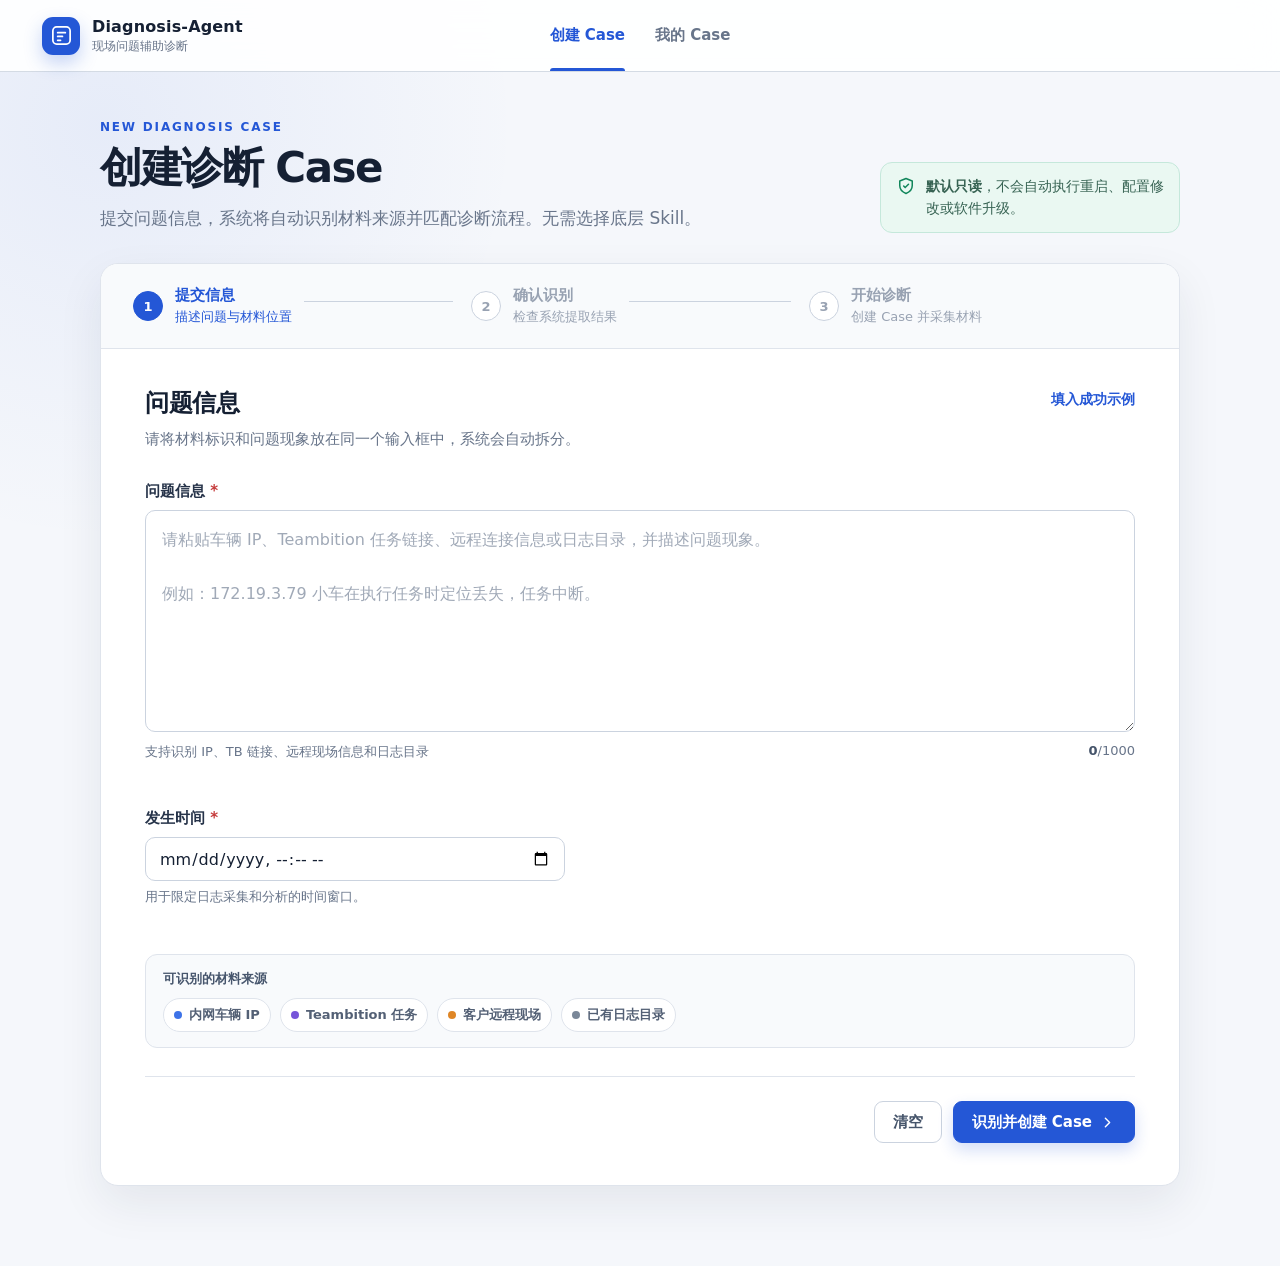
<file: projects/diagnosis-agent/prototype/create-case/index.html>
<!doctype html>
<html lang="zh-CN">
  <head>
    <meta charset="UTF-8" />
    <meta name="viewport" content="width=device-width, initial-scale=1.0" />
    <meta
      name="description"
      content="Diagnosis-Agent 创建诊断 Case 页面。"
    />
    <title>创建诊断 Case｜Diagnosis-Agent 原型</title>
    <link rel="stylesheet" href="./styles.css?v=20260831-2" />
  </head>
  <body>
    <div class="app-shell">
      <header class="topbar">
        <a class="brand" href="#" aria-label="Diagnosis-Agent 首页">
          <span class="brand-mark" aria-hidden="true">
            <svg viewBox="0 0 24 24" role="img">
              <path d="M7 3h10a4 4 0 0 1 4 4v10a4 4 0 0 1-4 4H7a4 4 0 0 1-4-4V7a4 4 0 0 1 4-4Z" />
              <path d="M8 9h8M8 13h5M8 17h3" />
            </svg>
          </span>
          <span>
            <strong>Diagnosis-Agent</strong>
            <small>现场问题辅助诊断</small>
          </span>
        </a>

        <nav class="topnav" aria-label="主导航">
          <a class="active" href="#">创建 Case</a>
          <a href="#" data-placeholder-link>我的 Case</a>
        </nav>

      </header>

      <main>
        <section class="page-heading">
          <div>
            <p class="eyebrow">NEW DIAGNOSIS CASE</p>
            <h1>创建诊断 Case</h1>
            <p class="heading-copy">
              提交问题信息，系统将自动识别材料来源并匹配诊断流程。无需选择底层 Skill。
            </p>
          </div>
          <div class="safety-note">
            <svg viewBox="0 0 24 24" aria-hidden="true">
              <path d="M12 3 4.5 6v5.5c0 4.8 3.1 7.8 7.5 9.5 4.4-1.7 7.5-4.7 7.5-9.5V6L12 3Z" />
              <path d="m9.2 12.1 1.8 1.8 4-4" />
            </svg>
            <span><strong>默认只读</strong>，不会自动执行重启、配置修改或软件升级。</span>
          </div>
        </section>

        <section class="workspace" aria-live="polite">
          <ol class="stepper" aria-label="创建 Case 步骤">
            <li class="step active" data-step="1">
              <span>1</span>
              <div><strong>提交信息</strong><small>描述问题与材料位置</small></div>
            </li>
            <li class="step" data-step="2">
              <span>2</span>
              <div><strong>确认识别</strong><small>检查系统提取结果</small></div>
            </li>
            <li class="step" data-step="3">
              <span>3</span>
              <div><strong>开始诊断</strong><small>创建 Case 并采集材料</small></div>
            </li>
          </ol>

          <div class="panel" id="inputPanel">
            <div class="panel-header">
              <div>
                <h2>问题信息</h2>
                <p>请将材料标识和问题现象放在同一个输入框中，系统会自动拆分。</p>
              </div>
              <button class="text-button" id="fillExampleButton" type="button">
                填入成功示例
              </button>
            </div>

            <form id="caseForm" novalidate>
              <div class="field-group" id="problemFieldGroup">
                <label for="problemInput">
                  问题信息 <span aria-hidden="true">*</span>
                </label>
                <textarea
                  id="problemInput"
                  rows="7"
                  maxlength="1000"
                  placeholder="请粘贴车辆 IP、Teambition 任务链接、远程连接信息或日志目录，并描述问题现象。&#10;&#10;例如：172.19.3.79 小车在执行任务时定位丢失，任务中断。"
                  aria-describedby="problemHelp problemError"
                ></textarea>
                <div class="field-meta">
                  <span id="problemHelp">支持识别 IP、TB 链接、远程现场信息和日志目录</span>
                  <span><strong id="characterCount">0</strong>/1000</span>
                </div>
                <p class="field-error" id="problemError" role="alert"></p>
              </div>

              <div class="field-group compact" id="timeFieldGroup">
                <label for="occurredAt">
                  发生时间 <span aria-hidden="true">*</span>
                </label>
                <input id="occurredAt" type="datetime-local" aria-describedby="timeHelp timeError" />
                <p class="field-help" id="timeHelp">用于限定日志采集和分析的时间窗口。</p>
                <p class="field-error" id="timeError" role="alert"></p>
              </div>

              <div class="source-guide" aria-label="支持的材料来源">
                <p>可识别的材料来源</p>
                <div class="source-chips">
                  <span><i class="dot blue"></i>内网车辆 IP</span>
                  <span><i class="dot purple"></i>Teambition 任务</span>
                  <span><i class="dot orange"></i>客户远程现场</span>
                  <span><i class="dot gray"></i>已有日志目录</span>
                </div>
              </div>

              <div class="form-actions">
                <button class="secondary-button" type="button" id="resetButton">清空</button>
                <button class="primary-button" type="submit" id="recognizeButton">
                  <span>识别并创建 Case</span>
                  <svg viewBox="0 0 24 24" aria-hidden="true">
                    <path d="m9 18 6-6-6-6" />
                  </svg>
                </button>
              </div>
            </form>
          </div>

          <div class="panel hidden" id="reviewPanel">
            <div class="panel-header review-header">
              <div>
                <div class="success-kicker">
                  <svg viewBox="0 0 24 24" aria-hidden="true">
                    <path d="M20 11.1V12a8 8 0 1 1-4.7-7.3" />
                    <path d="m9 11 3 3L21 5" />
                  </svg>
                  识别完成
                </div>
                <h2>请确认 Case 信息</h2>
                <p>系统开始采集前，请确认自动识别的信息是否准确。</p>
              </div>
              <span class="confidence-badge">识别结果</span>
            </div>

            <div class="review-grid" id="reviewReadonly">
              <div class="review-row">
                <span>材料来源</span>
                <strong><i class="source-icon" id="sourceIcon"></i><b id="reviewSourceType"></b></strong>
              </div>
              <div class="review-row">
                <span>来源地址</span>
                <strong class="monospace" id="reviewSourceAddress"></strong>
              </div>
              <div class="review-row full">
                <span>问题描述</span>
                <strong id="reviewProblem"></strong>
              </div>
              <div class="review-row">
                <span>发生时间</span>
                <strong id="reviewOccurredAt"></strong>
              </div>
              <div class="review-row">
                <span>采集方式</span>
                <strong>只读 · 基础材料优先</strong>
              </div>
            </div>

            <form class="edit-form hidden" id="reviewEditForm">
              <div class="field-group compact">
                <label for="editSourceType">材料来源</label>
                <select id="editSourceType">
                  <option value="内网车辆">内网车辆</option>
                  <option value="Teambition 任务">Teambition 任务</option>
                  <option value="客户远程现场">客户远程现场</option>
                  <option value="已有日志">已有日志</option>
                </select>
              </div>
              <div class="field-group compact">
                <label for="editSourceAddress">来源地址</label>
                <input id="editSourceAddress" type="text" />
              </div>
              <div class="field-group full">
                <label for="editProblem">问题描述</label>
                <textarea id="editProblem" rows="4"></textarea>
              </div>
              <div class="field-group compact">
                <label for="editOccurredAt">发生时间</label>
                <input id="editOccurredAt" type="datetime-local" />
              </div>
            </form>

            <div class="notice-box">
              <svg viewBox="0 0 24 24" aria-hidden="true">
                <circle cx="12" cy="12" r="9" />
                <path d="M12 11v5M12 8h.01" />
              </svg>
              <span>确认后，系统将创建唯一 Case，并只读获取发生时间附近的基础诊断材料。</span>
            </div>

            <div class="form-actions split-actions">
              <button class="secondary-button" type="button" id="backButton">返回修改</button>
              <div>
                <button class="secondary-button" type="button" id="editButton">修改识别结果</button>
                <button class="primary-button" type="button" id="confirmButton">确认并开始诊断</button>
              </div>
            </div>
          </div>

          <div class="panel hidden" id="errorPanel">
            <div class="error-state">
              <span class="error-icon">
                <svg viewBox="0 0 24 24" aria-hidden="true">
                  <circle cx="12" cy="12" r="9" />
                  <path d="M12 7v6M12 17h.01" />
                </svg>
              </span>
              <p class="eyebrow error-eyebrow">MATERIAL SOURCE REQUIRED</p>
              <h2>无法识别材料来源</h2>
              <p>问题现象已经保留。请至少补充以下一项，系统才能获取诊断材料：</p>
              <div class="required-source-list">
                <span>车辆 IP</span>
                <span>TB 任务链接</span>
                <span>远程连接信息</span>
                <span>日志目录</span>
              </div>
              <div class="error-example">
                <strong>例如</strong>
                <code>172.19.3.79 小车在执行任务时定位丢失</code>
              </div>
              <button class="primary-button" type="button" id="returnToInputButton">返回补充信息</button>
            </div>
          </div>

          <div class="panel hidden" id="createdPanel">
            <div class="created-state">
              <span class="created-icon">
                <svg viewBox="0 0 24 24" aria-hidden="true">
                  <path d="M20 11.1V12a8 8 0 1 1-4.7-7.3" />
                  <path d="m9 11 3 3L21 5" />
                </svg>
              </span>
              <p class="eyebrow">CASE CREATED</p>
              <h2>Case 已创建</h2>
              <p>Case 已创建，可以进入诊断过程。</p>
              <div class="case-id-card">
                <span>Case 编号</span>
                <strong id="createdCaseId">CASE-001</strong>
              </div>
              <div class="created-actions">
                <button class="secondary-button" type="button" id="createAnotherButton">再创建一个</button>
                <a class="primary-button next-page-link" href="../diagnosis-progress/">查看诊断过程</a>
              </div>
            </div>
          </div>
        </section>
      </main>

      <div class="toast hidden" id="toast" role="status"></div>
    </div>

    <script src="./app.js"></script>
  </body>
</html>
</file>
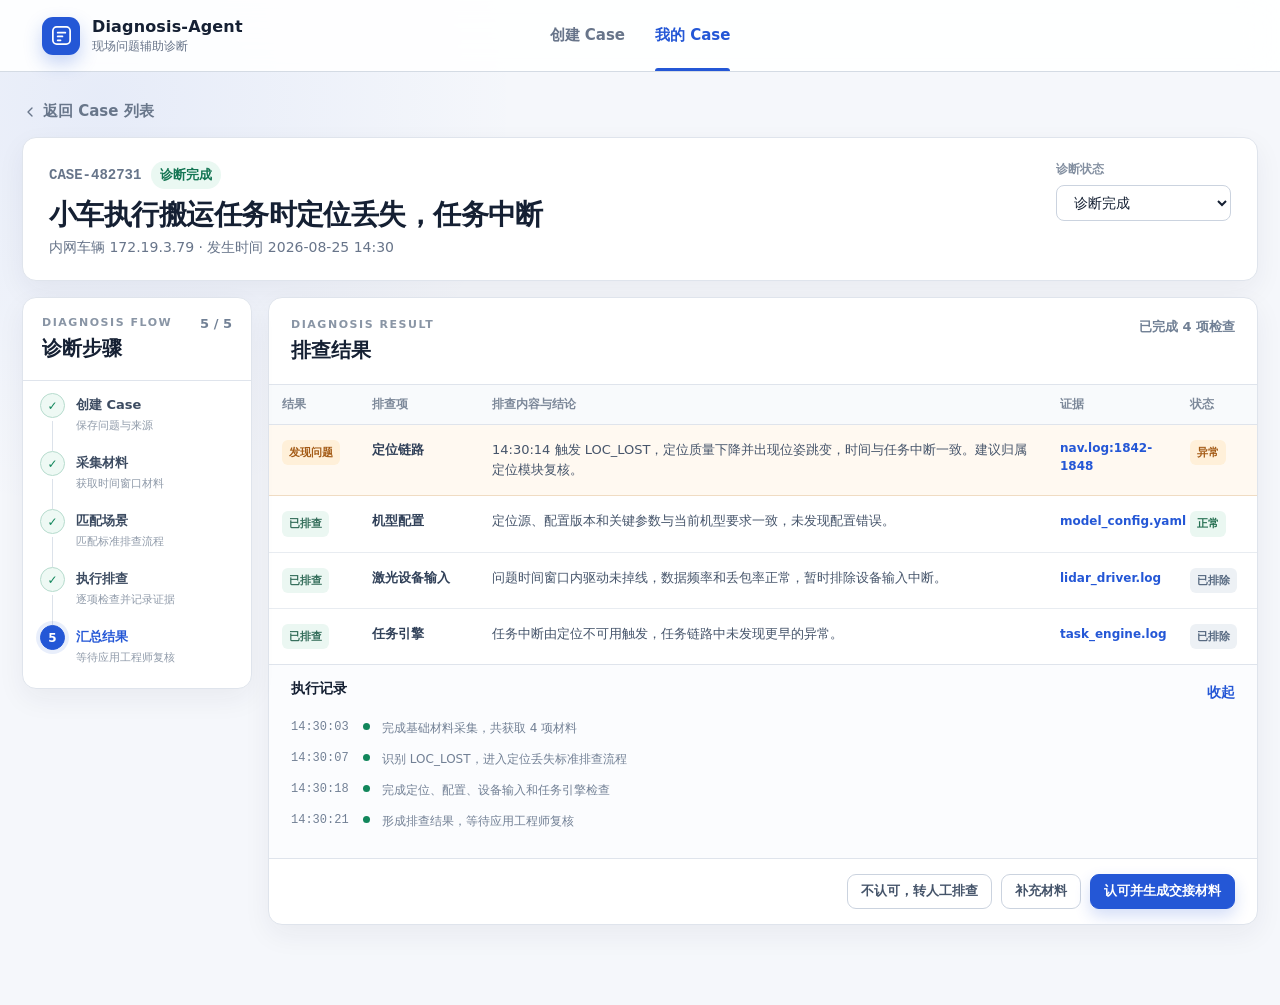
<file: projects/diagnosis-agent/prototype/diagnosis-progress/index.html>
<!doctype html>
<html lang="zh-CN">
  <head>
    <meta charset="UTF-8" />
    <meta name="viewport" content="width=device-width, initial-scale=1.0" />
    <meta name="description" content="Diagnosis-Agent 简化诊断过程页交互原型。" />
    <title>诊断过程｜Diagnosis-Agent 原型</title>
    <link rel="stylesheet" href="../create-case/styles.css?v=20260831-2" />
    <link rel="stylesheet" href="./styles.css?v=20260831-2" />
  </head>
  <body>
    <div class="app-shell">
      <header class="topbar">
        <a class="brand" href="../create-case/" aria-label="返回创建 Case">
          <span class="brand-mark" aria-hidden="true">
            <svg viewBox="0 0 24 24">
              <path d="M7 3h10a4 4 0 0 1 4 4v10a4 4 0 0 1-4 4H7a4 4 0 0 1-4-4V7a4 4 0 0 1 4-4Z" />
              <path d="M8 9h8M8 13h5M8 17h3" />
            </svg>
          </span>
          <span><strong>Diagnosis-Agent</strong><small>现场问题辅助诊断</small></span>
        </a>

        <nav class="topnav" aria-label="主导航">
          <a href="../create-case/">创建 Case</a>
          <a class="active" href="#">我的 Case</a>
        </nav>

      </header>

      <main class="progress-main">
        <a class="back-link" href="../create-case/">
          <svg viewBox="0 0 24 24" aria-hidden="true"><path d="m15 18-6-6 6-6" /></svg>
          返回 Case 列表
        </a>

        <section class="case-summary">
          <div class="case-title-area">
            <div class="case-meta">
              <span>CASE-482731</span>
              <span class="status-pill completed" id="caseStatus">诊断完成</span>
            </div>
            <h1>小车执行搬运任务时定位丢失，任务中断</h1>
            <p>内网车辆 172.19.3.79 · 发生时间 2026-08-25 14:30</p>
          </div>

          <label class="prototype-state">
            <span>诊断状态</span>
            <select id="stateSelect">
              <option value="completed">诊断完成</option>
              <option value="running">诊断执行中</option>
              <option value="missing">材料不足</option>
              <option value="failed">执行失败</option>
            </select>
          </label>
        </section>

        <section class="content-grid">
          <aside class="steps-card">
            <div class="card-heading">
              <div><p>DIAGNOSIS FLOW</p><h2>诊断步骤</h2></div>
              <span id="stepCount">5 / 5</span>
            </div>
            <ol class="steps-list" id="stepsList"></ol>
          </aside>

          <section class="result-card" aria-live="polite">
            <div class="result-heading">
              <div>
                <p>DIAGNOSIS RESULT</p>
                <h2 id="resultTitle">排查结果</h2>
              </div>
              <span class="result-count" id="resultCount">已完成 4 项检查</span>
            </div>

            <div class="table-wrap">
              <table class="check-table">
                <thead>
                  <tr>
                    <th>结果</th>
                    <th>排查项</th>
                    <th>排查内容与结论</th>
                    <th>证据</th>
                    <th>状态</th>
                  </tr>
                </thead>
                <tbody id="resultRows"></tbody>
              </table>
            </div>

            <section class="execution-section">
              <div class="execution-heading">
                <div><h3>执行记录</h3></div>
                <button class="text-button" id="toggleTimelineButton" type="button">收起</button>
              </div>
              <div class="timeline" id="timeline"></div>
            </section>

            <div class="result-actions" id="resultActions"></div>
          </section>
        </section>
      </main>

      <div class="drawer-mask hidden" id="drawerMask"></div>
      <aside class="evidence-drawer hidden" id="evidenceDrawer" aria-label="原始证据">
        <div class="drawer-heading">
          <div><p>RAW EVIDENCE</p><h2>原始证据</h2></div>
          <button type="button" id="closeDrawerButton" aria-label="关闭">×</button>
        </div>
        <dl>
          <div><dt>来源</dt><dd id="drawerSource"></dd></div>
          <div><dt>时间</dt><dd id="drawerTime"></dd></div>
        </dl>
        <pre id="drawerContent"></pre>
      </aside>

      <div class="toast hidden" id="toast" role="status"></div>
    </div>

    <script src="./app.js"></script>
  </body>
</html>
</file>
<file: projects/diagnosis-agent/prototype/create-case/styles.css>
:root {
  color-scheme: light;
  --bg: #f5f7fb;
  --surface: #ffffff;
  --surface-muted: #f8fafc;
  --border: #dfe4ec;
  --border-strong: #cbd3df;
  --text: #152033;
  --muted: #68758a;
  --primary: #2457d6;
  --primary-dark: #1944b3;
  --primary-soft: #edf3ff;
  --success: #11865b;
  --success-soft: #eaf8f2;
  --warning-soft: #fff8e7;
  --warning-border: #f3d89a;
  --danger: #c53b3b;
  --danger-soft: #fff1f1;
  --shadow: 0 18px 45px rgba(26, 39, 70, 0.08);
  font-family: Inter, "PingFang SC", "Microsoft YaHei", system-ui, -apple-system, sans-serif;
}

* {
  box-sizing: border-box;
}

body {
  margin: 0;
  min-width: 320px;
  min-height: 100vh;
  color: var(--text);
  background:
    radial-gradient(circle at 8% 10%, rgba(36, 87, 214, 0.07), transparent 26rem),
    var(--bg);
}

button,
input,
select,
textarea {
  font: inherit;
}

button,
a {
  -webkit-tap-highlight-color: transparent;
}

button {
  cursor: pointer;
}

.hidden {
  display: none !important;
}

.topbar {
  position: sticky;
  z-index: 10;
  top: 0;
  display: grid;
  grid-template-columns: 1fr auto 1fr;
  align-items: center;
  min-height: 72px;
  padding: 0 42px;
  border-bottom: 1px solid rgba(203, 211, 223, 0.82);
  background: rgba(255, 255, 255, 0.9);
  backdrop-filter: blur(18px);
}

.brand {
  display: inline-flex;
  align-items: center;
  gap: 12px;
  width: max-content;
  color: var(--text);
  text-decoration: none;
}

.brand-mark {
  display: grid;
  width: 38px;
  height: 38px;
  place-items: center;
  border-radius: 11px;
  color: #fff;
  background: var(--primary);
  box-shadow: 0 8px 18px rgba(36, 87, 214, 0.25);
}

.brand-mark svg {
  width: 23px;
  fill: none;
  stroke: currentColor;
  stroke-linecap: round;
  stroke-linejoin: round;
  stroke-width: 1.8;
}

.brand strong,
.brand small {
  display: block;
}

.brand strong {
  font-size: 16px;
  letter-spacing: 0.01em;
}

.brand small {
  margin-top: 2px;
  color: var(--muted);
  font-size: 12px;
}

.topnav {
  display: flex;
  align-self: stretch;
  gap: 30px;
}

.topnav a {
  position: relative;
  display: flex;
  align-items: center;
  color: var(--muted);
  font-size: 15px;
  font-weight: 600;
  text-decoration: none;
}

.topnav a.active {
  color: var(--primary);
}

.topnav a.active::after {
  position: absolute;
  right: 0;
  bottom: 0;
  left: 0;
  height: 3px;
  border-radius: 3px 3px 0 0;
  background: var(--primary);
  content: "";
}

.prototype-badge {
  display: inline-flex;
  justify-self: end;
  align-items: center;
  gap: 8px;
  padding: 8px 12px;
  border: 1px solid #e1d4a9;
  border-radius: 999px;
  color: #725d18;
  background: #fff9e8;
  font-size: 12px;
  font-weight: 600;
}

.prototype-badge span {
  width: 7px;
  height: 7px;
  border-radius: 50%;
  background: #e4a900;
  box-shadow: 0 0 0 3px rgba(228, 169, 0, 0.14);
}

main {
  width: min(100% - 48px, 1080px);
  margin: 0 auto;
  padding: 48px 0 80px;
}

.page-heading {
  display: flex;
  align-items: flex-end;
  justify-content: space-between;
  gap: 36px;
  margin-bottom: 30px;
}

.eyebrow {
  margin: 0 0 10px;
  color: var(--primary);
  font-size: 12px;
  font-weight: 800;
  letter-spacing: 0.15em;
}

h1,
h2,
p {
  margin-top: 0;
}

h1 {
  margin-bottom: 12px;
  font-size: clamp(30px, 4vw, 42px);
  line-height: 1.15;
  letter-spacing: -0.035em;
}

.heading-copy {
  max-width: 660px;
  margin-bottom: 0;
  color: var(--muted);
  font-size: 17px;
  line-height: 1.7;
}

.safety-note {
  display: flex;
  flex: 0 0 300px;
  align-items: flex-start;
  gap: 10px;
  padding: 13px 15px;
  border: 1px solid #c5e8db;
  border-radius: 12px;
  color: #376353;
  background: var(--success-soft);
  font-size: 14px;
  line-height: 1.55;
}

.safety-note svg {
  flex: 0 0 20px;
  width: 20px;
  fill: none;
  stroke: var(--success);
  stroke-linecap: round;
  stroke-linejoin: round;
  stroke-width: 1.8;
}

.workspace {
  overflow: hidden;
  border: 1px solid var(--border);
  border-radius: 18px;
  background: var(--surface);
  box-shadow: var(--shadow);
}

.stepper {
  display: grid;
  grid-template-columns: repeat(3, 1fr);
  margin: 0;
  padding: 22px 32px;
  border-bottom: 1px solid var(--border);
  background: var(--surface-muted);
  list-style: none;
}

.step {
  position: relative;
  display: flex;
  align-items: center;
  gap: 12px;
  color: #98a2b2;
}

.step:not(:last-child)::after {
  position: absolute;
  z-index: 0;
  top: 15px;
  right: 18px;
  left: 48px;
  height: 1px;
  background: var(--border-strong);
  content: "";
}

.step > span {
  position: relative;
  z-index: 1;
  display: grid;
  flex: 0 0 30px;
  width: 30px;
  height: 30px;
  place-items: center;
  border: 1px solid var(--border-strong);
  border-radius: 50%;
  background: var(--surface);
  font-size: 13px;
  font-weight: 700;
}

.step div {
  position: relative;
  z-index: 1;
  padding-right: 12px;
  background: var(--surface-muted);
}

.step strong,
.step small {
  display: block;
}

.step strong {
  color: inherit;
  font-size: 15px;
}

.step small {
  margin-top: 3px;
  color: inherit;
  font-size: 13px;
}

.step.active,
.step.completed {
  color: var(--primary);
}

.step.active > span {
  border-color: var(--primary);
  color: #fff;
  background: var(--primary);
}

.step.completed > span {
  border-color: #a9c0f4;
  color: var(--primary);
  background: var(--primary-soft);
}

.panel {
  min-height: 530px;
  padding: 38px 44px 42px;
}

.panel-header {
  display: flex;
  align-items: flex-start;
  justify-content: space-between;
  gap: 24px;
  margin-bottom: 30px;
}

.panel-header h2,
.created-state h2,
.error-state h2 {
  margin-bottom: 8px;
  font-size: 24px;
  letter-spacing: -0.02em;
}

.panel-header p,
.created-state > p,
.error-state > p {
  margin-bottom: 0;
  color: var(--muted);
  font-size: 15px;
  line-height: 1.65;
}

.text-button {
  padding: 4px 0;
  border: 0;
  color: var(--primary);
  background: transparent;
  font-size: 14px;
  font-weight: 700;
}

.text-button:hover {
  color: var(--primary-dark);
}

.field-group {
  margin-bottom: 25px;
}

.field-group.compact {
  max-width: 420px;
}

.field-group.full {
  grid-column: 1 / -1;
}

.field-group label {
  display: block;
  margin-bottom: 9px;
  color: #263349;
  font-size: 15px;
  font-weight: 700;
}

.field-group label span {
  color: var(--danger);
}

textarea,
input,
select {
  width: 100%;
  border: 1px solid var(--border-strong);
  border-radius: 10px;
  outline: none;
  color: var(--text);
  background: #fff;
  transition: border-color 150ms ease, box-shadow 150ms ease;
}

textarea {
  min-height: 156px;
  padding: 15px 16px;
  resize: vertical;
  font-size: 16px;
  line-height: 1.7;
}

input,
select {
  height: 44px;
  padding: 0 13px;
  font-size: 16px;
}

textarea:focus,
input:focus,
select:focus {
  border-color: #6e94ea;
  box-shadow: 0 0 0 3px rgba(36, 87, 214, 0.11);
}

textarea::placeholder {
  color: #a0a9b7;
}

.field-group.invalid textarea,
.field-group.invalid input {
  border-color: #e28c8c;
  background: #fffafa;
}

.field-meta {
  display: flex;
  justify-content: space-between;
  gap: 20px;
  margin-top: 7px;
  color: var(--muted);
  font-size: 13px;
}

.field-meta strong {
  color: #45546a;
}

.field-help,
.field-error {
  min-height: 16px;
  margin: 7px 0 0;
  font-size: 13px;
}

.field-help {
  color: var(--muted);
}

.field-error {
  color: var(--danger);
  font-weight: 600;
}

.source-guide {
  margin-top: 6px;
  padding: 15px 17px;
  border: 1px solid var(--border);
  border-radius: 12px;
  background: var(--surface-muted);
}

.source-guide > p {
  margin-bottom: 10px;
  color: #47566d;
  font-size: 13px;
  font-weight: 700;
}

.source-chips {
  display: flex;
  flex-wrap: wrap;
  gap: 9px;
}

.source-chips span {
  display: inline-flex;
  align-items: center;
  gap: 7px;
  padding: 7px 10px;
  border: 1px solid var(--border);
  border-radius: 999px;
  color: #536075;
  background: #fff;
  font-size: 13px;
  font-weight: 600;
}

.dot,
.source-icon {
  display: inline-block;
  width: 8px;
  height: 8px;
  border-radius: 50%;
  background: #8e9bad;
}

.dot.blue,
.source-icon.blue {
  background: #3d73e8;
}

.dot.purple,
.source-icon.purple {
  background: #7655d9;
}

.dot.orange,
.source-icon.orange {
  background: #df8626;
}

.dot.gray,
.source-icon.gray {
  background: #7a8798;
}

.form-actions {
  display: flex;
  justify-content: flex-end;
  gap: 11px;
  margin-top: 28px;
  padding-top: 24px;
  border-top: 1px solid var(--border);
}

.form-actions.split-actions {
  justify-content: space-between;
}

.form-actions > div {
  display: flex;
  gap: 11px;
}

.primary-button,
.secondary-button,
.disabled-button {
  display: inline-flex;
  min-height: 42px;
  align-items: center;
  justify-content: center;
  gap: 7px;
  padding: 0 18px;
  border-radius: 9px;
  font-size: 15px;
  font-weight: 700;
  text-decoration: none;
  transition: transform 120ms ease, background 120ms ease, border-color 120ms ease;
}

.next-page-link {
  min-width: 150px;
}

.primary-button {
  border: 1px solid var(--primary);
  color: #fff;
  background: var(--primary);
  box-shadow: 0 7px 16px rgba(36, 87, 214, 0.2);
}

.primary-button:hover {
  border-color: var(--primary-dark);
  background: var(--primary-dark);
}

.primary-button:active,
.secondary-button:active {
  transform: translateY(1px);
}

.primary-button svg {
  width: 17px;
  fill: none;
  stroke: currentColor;
  stroke-linecap: round;
  stroke-linejoin: round;
  stroke-width: 2;
}

.secondary-button {
  border: 1px solid var(--border-strong);
  color: #45546a;
  background: #fff;
}

.secondary-button:hover {
  border-color: #9facbd;
  background: var(--surface-muted);
}

.disabled-button {
  cursor: not-allowed;
  border: 1px solid var(--border);
  color: #929dac;
  background: #f2f4f7;
}

.review-header {
  margin-bottom: 24px;
}

.success-kicker {
  display: flex;
  align-items: center;
  gap: 7px;
  margin-bottom: 10px;
  color: var(--success);
  font-size: 12px;
  font-weight: 800;
  letter-spacing: 0.08em;
}

.success-kicker svg,
.notice-box svg,
.error-icon svg,
.created-icon svg {
  width: 20px;
  fill: none;
  stroke: currentColor;
  stroke-linecap: round;
  stroke-linejoin: round;
  stroke-width: 1.8;
}

.confidence-badge {
  padding: 7px 10px;
  border: 1px solid #d3dfef;
  border-radius: 999px;
  color: #5b6f8c;
  background: #f5f8fc;
  font-size: 12px;
  font-weight: 700;
}

.review-grid {
  display: grid;
  grid-template-columns: 1fr 1fr;
  overflow: hidden;
  border: 1px solid var(--border);
  border-radius: 12px;
  background: var(--surface-muted);
}

.review-row {
  min-height: 82px;
  padding: 17px 20px;
  border-right: 1px solid var(--border);
  border-bottom: 1px solid var(--border);
}

.review-row:nth-child(2n) {
  border-right: 0;
}

.review-row.full {
  grid-column: 1 / -1;
  border-right: 0;
}

.review-row:nth-last-child(-n + 2) {
  border-bottom: 0;
}

.review-row span,
.review-row strong {
  display: block;
}

.review-row > span {
  margin-bottom: 8px;
  color: var(--muted);
  font-size: 13px;
  font-weight: 600;
}

.review-row strong {
  color: #25334a;
  font-size: 15px;
  line-height: 1.55;
}

.review-row strong b {
  margin-left: 7px;
}

.monospace {
  font-family: "SFMono-Regular", Consolas, "Liberation Mono", monospace;
}

.edit-form {
  display: grid;
  grid-template-columns: 1fr 1fr;
  gap: 0 22px;
  padding: 22px;
  border: 1px solid var(--border);
  border-radius: 12px;
  background: var(--surface-muted);
}

.edit-form .field-group {
  max-width: none;
  margin-bottom: 18px;
}

.edit-form textarea {
  min-height: 110px;
}

.notice-box {
  display: flex;
  align-items: flex-start;
  gap: 10px;
  margin-top: 18px;
  padding: 13px 15px;
  border: 1px solid var(--warning-border);
  border-radius: 10px;
  color: #6e5c2a;
  background: var(--warning-soft);
  font-size: 14px;
  line-height: 1.6;
}

.notice-box svg {
  flex: 0 0 19px;
  width: 19px;
}

.error-state,
.created-state {
  display: flex;
  min-height: 455px;
  max-width: 620px;
  margin: 0 auto;
  align-items: center;
  flex-direction: column;
  justify-content: center;
  text-align: center;
}

.error-icon,
.created-icon {
  display: grid;
  width: 56px;
  height: 56px;
  margin-bottom: 18px;
  place-items: center;
  border-radius: 50%;
}

.error-icon {
  color: var(--danger);
  background: var(--danger-soft);
}

.created-icon {
  color: var(--success);
  background: var(--success-soft);
}

.error-icon svg,
.created-icon svg {
  width: 28px;
}

.error-eyebrow {
  color: var(--danger);
}

.required-source-list {
  display: flex;
  flex-wrap: wrap;
  justify-content: center;
  gap: 8px;
  margin: 22px 0;
}

.required-source-list span {
  padding: 8px 11px;
  border: 1px solid #efcdcd;
  border-radius: 999px;
  color: #8c4545;
  background: #fffafa;
  font-size: 12px;
  font-weight: 700;
}

.error-example {
  width: 100%;
  margin-bottom: 26px;
  padding: 13px 15px;
  border: 1px solid var(--border);
  border-radius: 10px;
  text-align: left;
  background: var(--surface-muted);
}

.error-example strong {
  margin-right: 10px;
  color: var(--muted);
  font-size: 12px;
}

.error-example code {
  color: #38475d;
  font-size: 13px;
}

.case-id-card {
  min-width: 320px;
  margin: 24px 0;
  padding: 15px 18px;
  border: 1px solid #cce8dc;
  border-radius: 12px;
  background: #f3fbf7;
}

.case-id-card span,
.case-id-card strong {
  display: block;
}

.case-id-card span {
  margin-bottom: 6px;
  color: #628074;
  font-size: 11px;
  font-weight: 700;
}

.case-id-card strong {
  color: #1a6148;
  font-family: "SFMono-Regular", Consolas, monospace;
  font-size: 17px;
}

.created-actions {
  display: flex;
  gap: 10px;
}

.toast {
  position: fixed;
  z-index: 20;
  right: 28px;
  bottom: 28px;
  max-width: 360px;
  padding: 13px 16px;
  border: 1px solid #cbd8e8;
  border-radius: 10px;
  color: #34445b;
  background: #fff;
  box-shadow: 0 15px 35px rgba(21, 32, 51, 0.16);
  font-size: 14px;
  font-weight: 600;
}

@media (max-width: 820px) {
  .topbar {
    grid-template-columns: 1fr auto;
    padding: 0 20px;
  }

  .topnav {
    display: none;
  }

  .page-heading {
    align-items: stretch;
    flex-direction: column;
  }

  .safety-note {
    flex-basis: auto;
  }

  .step div {
    display: none;
  }

  .step:not(:last-child)::after {
    right: 18px;
    left: 38px;
  }

  .panel {
    padding: 28px 24px 32px;
  }

  .review-grid,
  .edit-form {
    grid-template-columns: 1fr;
  }

  .review-row,
  .review-row:nth-child(2n),
  .review-row:nth-last-child(-n + 2) {
    border-right: 0;
    border-bottom: 1px solid var(--border);
  }

  .review-row:last-child {
    border-bottom: 0;
  }

  .form-actions.split-actions,
  .created-actions {
    align-items: stretch;
    flex-direction: column;
  }

  .form-actions.split-actions > div {
    align-items: stretch;
    flex-direction: column;
  }
}

@media (max-width: 520px) {
  main {
    width: min(100% - 24px, 1080px);
    padding-top: 28px;
  }

  .topbar {
    min-height: 64px;
  }

  .prototype-badge {
    padding: 7px 9px;
    font-size: 10px;
  }

  .prototype-badge span {
    display: none;
  }

  .brand small {
    display: none;
  }

  .stepper {
    padding: 17px 24px;
  }

  .panel-header,
  .form-actions {
    align-items: stretch;
    flex-direction: column;
  }

  .form-actions > button,
  .form-actions > div,
  .form-actions > div button {
    width: 100%;
  }
}
</file>
<file: projects/diagnosis-agent/prototype/diagnosis-progress/styles.css>
.progress-main {
  width: min(100% - 44px, 1240px);
  padding-top: 30px;
}

.back-link {
  display: inline-flex;
  align-items: center;
  gap: 5px;
  margin-bottom: 16px;
  color: #68768a;
  font-size: 15px;
  font-weight: 700;
  text-decoration: none;
}

.back-link:hover { color: var(--primary); }
.back-link svg {
  width: 16px;
  fill: none;
  stroke: currentColor;
  stroke-linecap: round;
  stroke-linejoin: round;
  stroke-width: 2;
}

.case-summary,
.steps-card,
.result-card {
  border: 1px solid var(--border);
  border-radius: 14px;
  background: #fff;
  box-shadow: 0 10px 28px rgba(26, 39, 70, 0.06);
}

.case-summary {
  display: flex;
  align-items: flex-start;
  justify-content: space-between;
  gap: 32px;
  padding: 23px 26px;
}

.case-meta {
  display: flex;
  align-items: center;
  gap: 10px;
  margin-bottom: 10px;
}

.case-meta > span:first-child {
  color: #67758a;
  font-family: "SFMono-Regular", Consolas, monospace;
  font-size: 14px;
  font-weight: 700;
}

.status-pill {
  padding: 5px 9px;
  border-radius: 999px;
  font-size: 13px;
  font-weight: 800;
}

.status-pill.completed { color: #147553; background: #eaf8f2; }
.status-pill.running { color: #255fc0; background: #edf4ff; }
.status-pill.waiting { color: #986719; background: #fff5db; }
.status-pill.failed { color: #ae4141; background: #fff0f0; }

.case-title-area h1 {
  margin-bottom: 8px;
  font-size: 28px;
  letter-spacing: -0.02em;
}

.case-title-area p {
  margin-bottom: 0;
  color: var(--muted);
  font-size: 14px;
}

.prototype-state {
  display: flex;
  flex: 0 0 175px;
  flex-direction: column;
  gap: 7px;
}

.prototype-state span {
  color: #8490a1;
  font-size: 12px;
  font-weight: 700;
}

.prototype-state select {
  height: 36px;
  border-radius: 8px;
  font-size: 14px;
}

.content-grid {
  display: grid;
  grid-template-columns: 230px minmax(0, 1fr);
  align-items: start;
  gap: 16px;
  margin-top: 16px;
}

.steps-card {
  position: sticky;
  top: 88px;
  overflow: hidden;
}

.card-heading,
.result-heading {
  display: flex;
  align-items: flex-start;
  justify-content: space-between;
  gap: 18px;
  padding: 18px 19px;
  border-bottom: 1px solid var(--border);
}

.card-heading p,
.result-heading p,
.drawer-heading p {
  margin-bottom: 6px;
  color: #8995a5;
  font-size: 11px;
  font-weight: 800;
  letter-spacing: 0.14em;
}

.card-heading h2,
.result-heading h2,
.drawer-heading h2 {
  margin-bottom: 0;
  font-size: 20px;
}

.card-heading > span,
.result-count {
  color: #718095;
  font-size: 13px;
  font-weight: 700;
}

.steps-list {
  margin: 0;
  padding: 12px 17px 5px;
  list-style: none;
}

.step-item {
  position: relative;
  display: grid;
  grid-template-columns: 26px 1fr;
  gap: 10px;
  min-height: 58px;
}

.step-item:not(:last-child)::after {
  position: absolute;
  top: 28px;
  bottom: 0;
  left: 12px;
  width: 1px;
  background: #dce2ea;
  content: "";
}

.step-node {
  position: relative;
  z-index: 1;
  display: grid;
  width: 25px;
  height: 25px;
  place-items: center;
  border: 1px solid #ccd4df;
  border-radius: 50%;
  color: #98a3b2;
  background: #fff;
  font-size: 12px;
  font-weight: 800;
}

.step-item.completed .step-node {
  border-color: #b6dbcd;
  color: var(--success);
  background: #eef9f4;
}

.step-item.active .step-node {
  border-color: var(--primary);
  color: #fff;
  background: var(--primary);
  box-shadow: 0 0 0 4px rgba(36, 87, 214, 0.1);
}

.step-copy strong,
.step-copy small { display: block; }
.step-copy strong {
  margin-top: 3px;
  color: #3c4b61;
  font-size: 13px;
}
.step-copy small {
  margin-top: 4px;
  color: #909baa;
  font-size: 11px;
  line-height: 1.4;
}
.step-item.active .step-copy strong { color: var(--primary); }

.readonly-note {
  display: flex;
  align-items: flex-start;
  gap: 7px;
  margin: 5px 13px 14px;
  padding: 9px 10px;
  border: 1px solid #cae7dc;
  border-radius: 8px;
  color: #56776b;
  background: #f2faf7;
  font-size: 11px;
  line-height: 1.5;
}
.readonly-note svg {
  flex: 0 0 14px;
  width: 14px;
  fill: none;
  stroke: var(--success);
  stroke-linecap: round;
  stroke-linejoin: round;
  stroke-width: 1.8;
}

.result-card { overflow: hidden; }
.result-heading { padding: 20px 22px; }
.table-wrap { overflow-x: auto; }
.check-table {
  width: 100%;
  border-collapse: collapse;
  table-layout: fixed;
}
.check-table th {
  padding: 11px 13px;
  border-bottom: 1px solid var(--border);
  color: #7d899a;
  background: #f8fafc;
  text-align: left;
  font-size: 12px;
  font-weight: 800;
}
.check-table th:nth-child(1) { width: 90px; }
.check-table th:nth-child(2) { width: 120px; }
.check-table th:nth-child(4) { width: 130px; }
.check-table th:nth-child(5) { width: 80px; }
.check-table td {
  padding: 15px 13px;
  border-bottom: 1px solid #e8ecf1;
  vertical-align: top;
  color: #46556b;
  font-size: 13px;
  line-height: 1.55;
}
.check-table tr:last-child td { border-bottom: 0; }
.check-table tr.problem-row { background: #fff9f1; }
.check-table tr.problem-row td { border-bottom-color: #f0dcc3; }
.check-table tr.pending-row { background: #fffcf5; }
.check-table tr.failed-row { background: #fff5f5; }
.check-table td strong { color: #314159; }

.result-label,
.row-status {
  display: inline-flex;
  align-items: center;
  gap: 5px;
  padding: 4px 7px;
  border-radius: 6px;
  font-size: 11px;
  font-weight: 800;
  white-space: nowrap;
}
.result-label.problem { color: #a45b16; background: #fff0d9; }
.result-label.checked { color: #336d5a; background: #ebf7f2; }
.result-label.pending { color: #94681f; background: #fff4d8; }
.result-label.failed { color: #a83f3f; background: #ffe8e8; }
.row-status.abnormal { color: #a45b16; background: #fff0d9; }
.row-status.normal { color: #267052; background: #eaf7f1; }
.row-status.excluded { color: #54677f; background: #edf1f5; }
.row-status.waiting { color: #94681f; background: #fff4d8; }
.row-status.failed { color: #a83f3f; background: #ffe8e8; }

.evidence-button {
  padding: 0;
  border: 0;
  color: var(--primary);
  background: transparent;
  text-align: left;
  font-size: 12px;
  font-weight: 700;
  line-height: 1.45;
}
.evidence-button:hover { text-decoration: underline; }
.no-evidence { color: #97a1af; font-size: 12px; }

.execution-section {
  border-top: 1px solid var(--border);
  background: #fbfcfe;
}
.execution-heading {
  display: flex;
  align-items: flex-start;
  justify-content: space-between;
  gap: 20px;
  padding: 15px 22px 9px;
}
.execution-heading h3 { margin: 0 0 4px; font-size: 14px; }
.execution-heading p { margin: 0; color: #8994a3; font-size: 11px; }
.timeline { padding: 5px 22px 14px; }
.timeline-item {
  display: grid;
  grid-template-columns: 62px 9px 1fr;
  gap: 10px;
  min-height: 31px;
  color: #728095;
  font-size: 12px;
}
.timeline-item time { font-family: "SFMono-Regular", Consolas, monospace; }
.timeline-item i {
  width: 7px;
  height: 7px;
  margin-top: 3px;
  border-radius: 50%;
  background: #99a6b6;
}
.timeline-item.success i { background: var(--success); }
.timeline-item.running i { background: var(--primary); }
.timeline-item.warning i { background: #d69423; }
.timeline-item.failed i { background: #c34c4c; }
.timeline-item p { margin: 0; line-height: 1.4; }

.result-actions {
  display: flex;
  justify-content: flex-end;
  gap: 9px;
  padding: 15px 22px;
  border-top: 1px solid var(--border);
}
.result-actions .primary-button,
.result-actions .secondary-button {
  min-height: 35px;
  padding: 0 13px;
  font-size: 13px;
}

.drawer-mask {
  position: fixed;
  z-index: 30;
  inset: 0;
  background: rgba(18, 29, 47, 0.28);
  backdrop-filter: blur(2px);
}
.evidence-drawer {
  position: fixed;
  z-index: 31;
  top: 0;
  right: 0;
  width: min(500px, 92vw);
  height: 100vh;
  overflow-y: auto;
  padding: 24px;
  background: #fff;
  box-shadow: -18px 0 48px rgba(18, 29, 47, 0.16);
}
.drawer-heading {
  display: flex;
  align-items: flex-start;
  justify-content: space-between;
  padding-bottom: 18px;
  border-bottom: 1px solid var(--border);
}
.drawer-heading button {
  display: grid;
  width: 31px;
  height: 31px;
  place-items: center;
  border: 1px solid var(--border);
  border-radius: 8px;
  color: #657388;
  background: #fff;
  font-size: 18px;
}
.evidence-drawer dl {
  display: grid;
  grid-template-columns: 1fr 1fr;
  gap: 16px;
  margin: 19px 0;
}
.evidence-drawer dt { margin-bottom: 5px; color: #8d98a7; font-size: 11px; }
.evidence-drawer dd { margin: 0; color: #3c4b61; font-family: Consolas, monospace; font-size: 13px; }
.evidence-drawer pre {
  overflow-x: auto;
  margin: 0;
  padding: 16px;
  border-radius: 10px;
  color: #d8e2ef;
  background: #152033;
  font-family: Consolas, monospace;
  font-size: 13px;
  line-height: 1.7;
  white-space: pre-wrap;
}
.drawer-tip {
  margin-top: 15px;
  padding: 11px 12px;
  border: 1px solid #c9e6db;
  border-radius: 8px;
  color: #58766b;
  background: #f1faf6;
  font-size: 12px;
  line-height: 1.5;
}

@media (max-width: 820px) {
  .progress-main { width: min(100% - 24px, 1240px); }
  .case-summary { flex-direction: column; }
  .prototype-state { width: 100%; flex-basis: auto; }
  .content-grid { grid-template-columns: 1fr; }
  .steps-card { position: static; }
  .steps-list { display: grid; grid-template-columns: repeat(5, 1fr); gap: 6px; }
  .step-item { display: block; min-height: 0; padding: 3px; text-align: center; }
  .step-item::after { display: none; }
  .step-node { margin: 0 auto 6px; }
  .step-copy small { display: none; }
}

@media (max-width: 560px) {
  .steps-list { grid-template-columns: 1fr; }
  .step-item { display: grid; grid-template-columns: 26px 1fr; text-align: left; }
  .step-node { margin: 0; }
  .check-table { min-width: 760px; }
  .result-heading, .execution-heading, .result-actions { align-items: stretch; flex-direction: column; }
  .result-actions button { width: 100%; }
}
</file>
